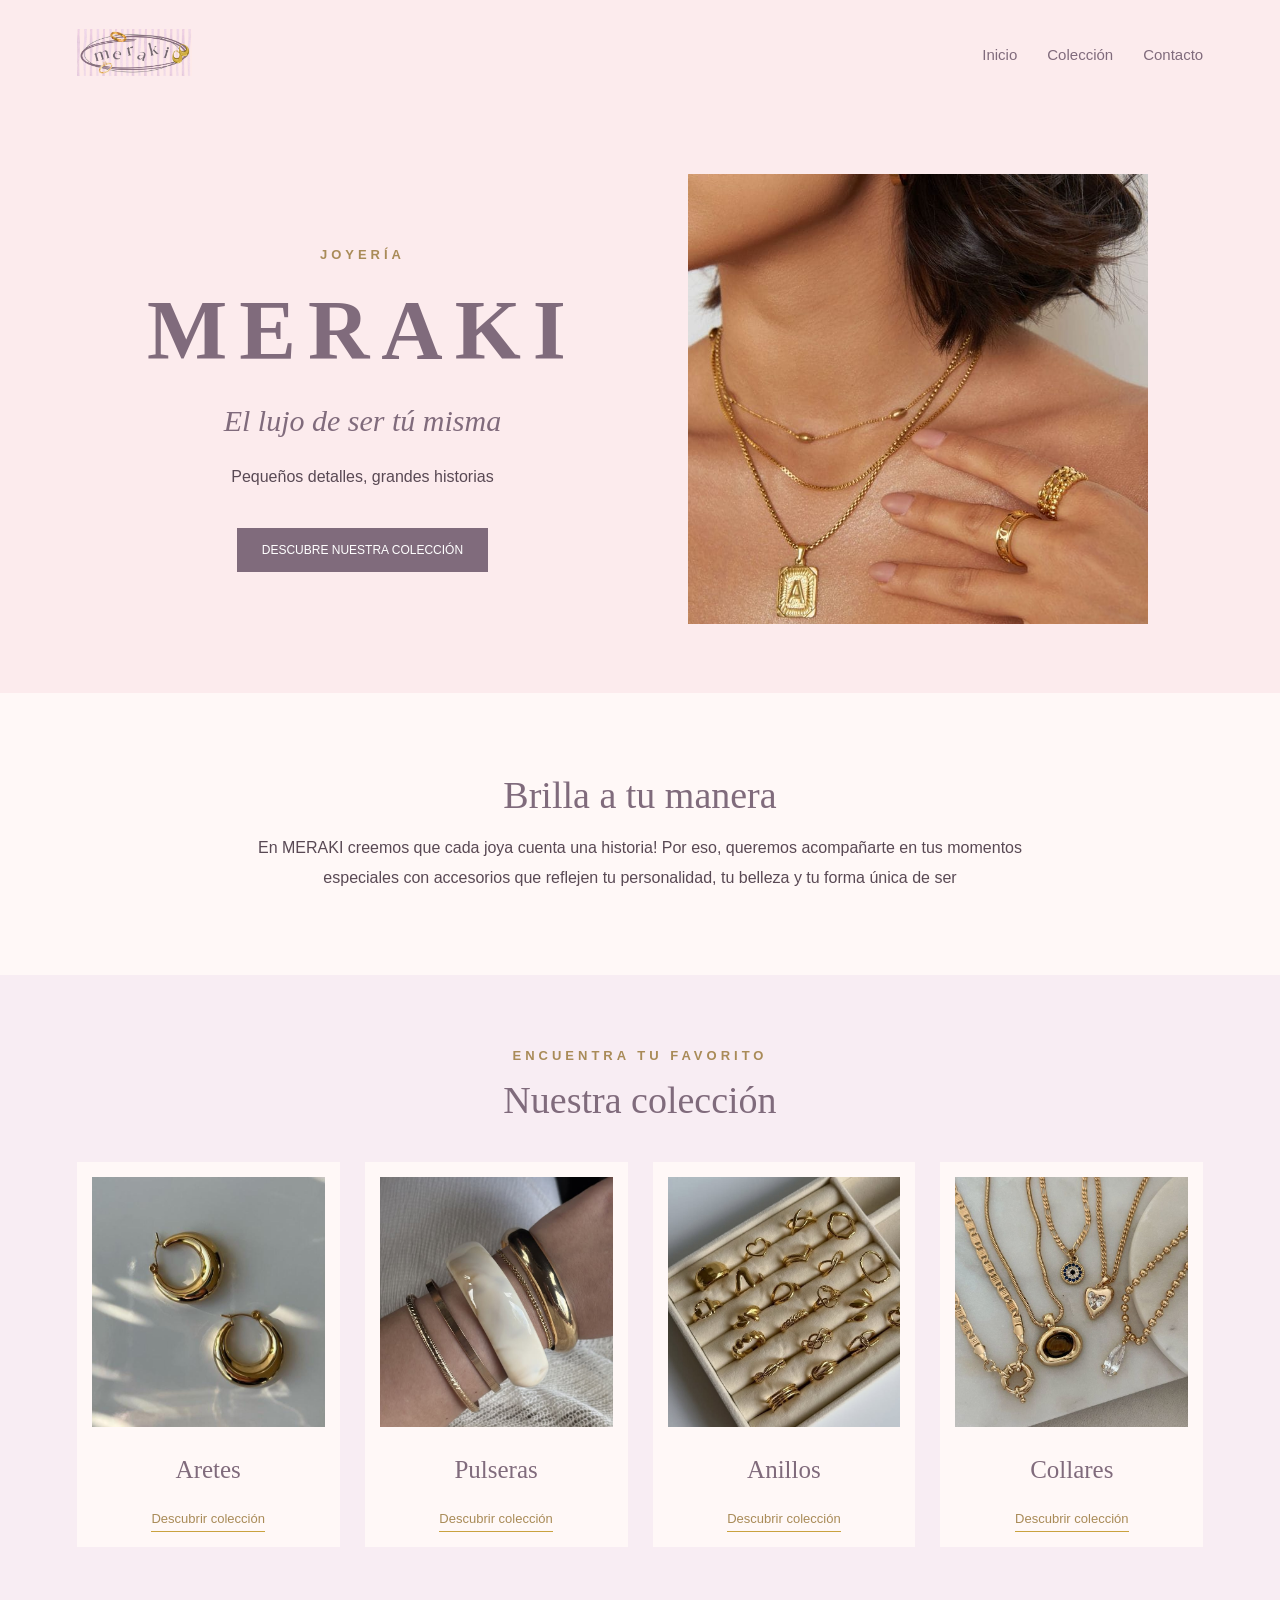
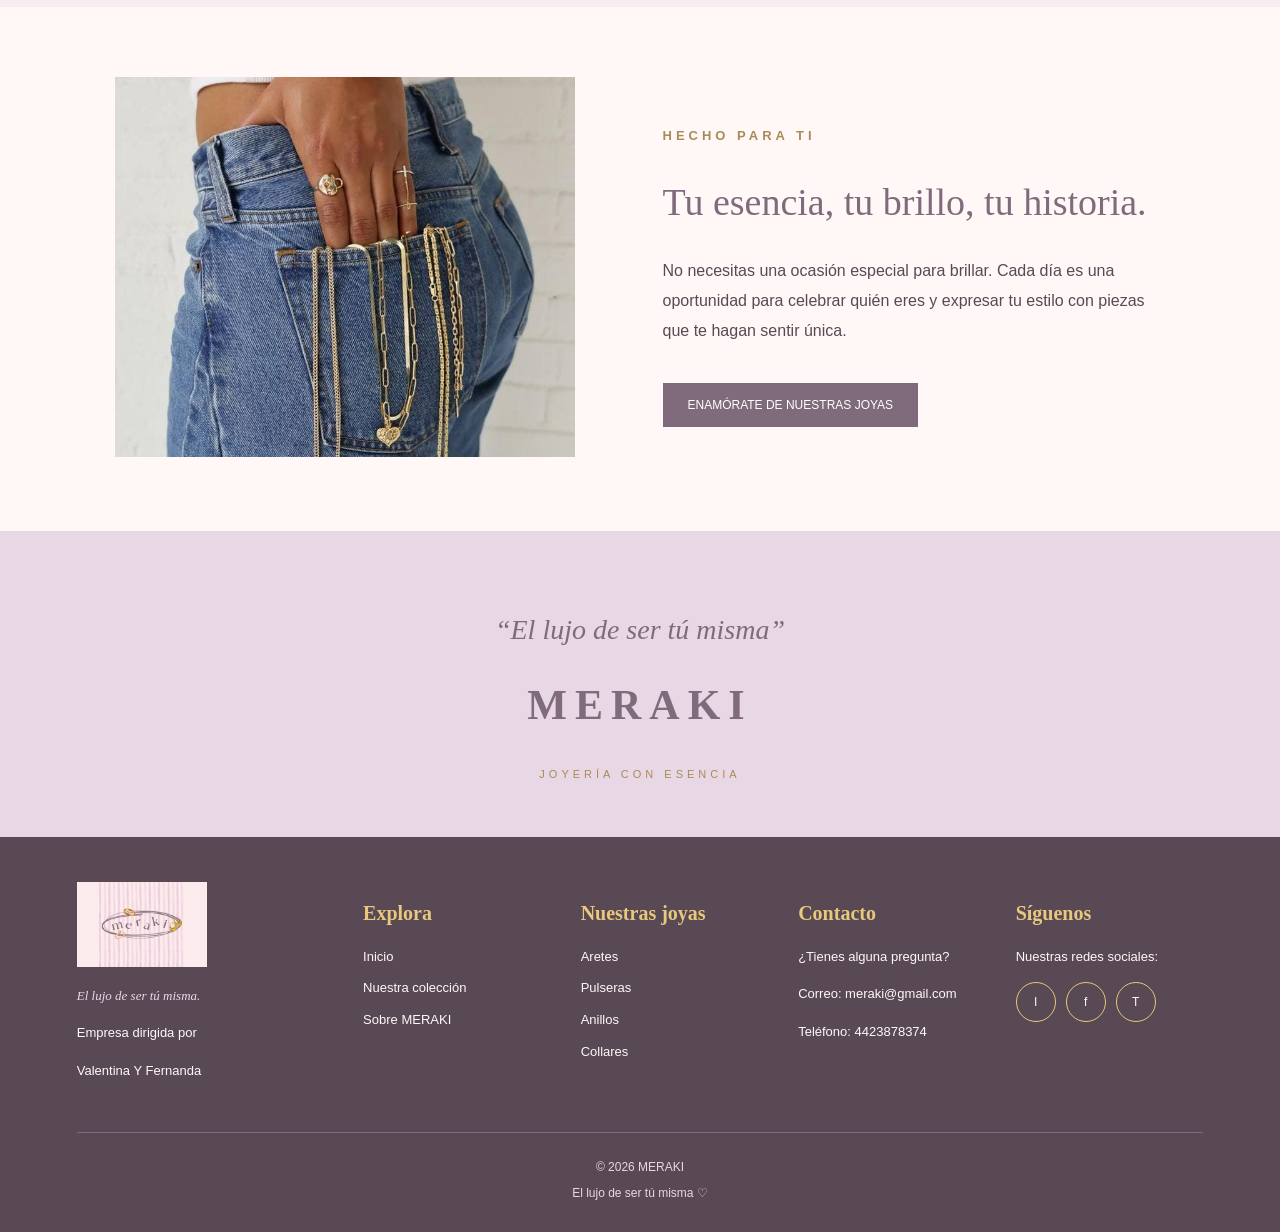
<file: meraki/index.html>
<!DOCTYPE html>
<html>
   <head>
      <meta charset="UTF-8">
      <title>MERAKI ୨ৎ | El lujo de ser tú misma</title>
      <link href="styles.css" rel="stylesheet" type="text/css">
    </head>
<body>

    <header class="menu">
        <div class="logo">
            <a href="#inicio">
              <img src="logo-meraki.jpg" alt="Logo de MERAKI">
            </a>
        </div>
        <nav>
            <ul class="menu-link">
			  <li><a href="#inicio">Inicio</a></li>
              <li><a href="#coleccion">Colección</a></li>
              <li><a href="#contacto">Contacto</a></li>
            </ul>
        </nav>
    </header>

    <section class="portada" id="inicio">
        <div class="portada-texto">
            <p class="subtitulo">JOYERÍA</p>
            <h1>MERAKI</h1>
            <h2>El lujo de ser tú misma</h2>
            <p>Pequeños detalles, grandes historias</p>
            <a href="#coleccion" class="boton">DESCUBRE NUESTRA COLECCIÓN</a>
        </div>
        <div class="portada-imagen">
            <img src="joyeria-portada.jpg" alt="Colección de joyería MERAKI">
        </div>
    </section>

    <section class="bienvenida">
        <p class="subtitulo"></p>
        <h2>Brilla a tu manera</h2>
        <p>
            En MERAKI creemos que cada joya cuenta una historia!
            Por eso, queremos acompañarte en tus momentos especiales
            con accesorios que reflejen tu personalidad, tu belleza
            y tu forma única de ser
        </p>
    </section>


    <section class="coleccion" id="coleccion">
        <div class="encabezado-seccion">
            <p class="subtitulo">ENCUENTRA TU FAVORITO</p>
            <h2>Nuestra colección</h2>
        </div>
	
        <div class="productos">
            <div class="producto">
                <img src="aretes.jpg" alt="Colección de aretes">
                <h3>Aretes</h3>          
                <a href="aretes.html">Descubrir colección</a>
            </div>

            <div class="producto">
                <img src="pulseras.jpg" alt="Colección de pulseras">
                <h3>Pulseras</h3>
                <a href="pulseras.html">Descubrir colección</a>
            </div>

            <div class="producto">
                <img src="anillos.jpg" alt="Colección de anillos">
                <h3>Anillos</h3>
                <a href="anillos.html">Descubrir colección</a>
            </div>

            <div class="producto">
                <img src="collares.jpg" alt="Colección de collares">
                <h3>Collares</h3>
                <a href="collares.html">Descubrir colección</a>
            </div>
        </div>
    </section>


    <section class="destacada">
        <div class="destacada-imagen">
            <img src="joyeria-especial.jpg" alt="Joyas especiales de MERAKI">
        </div>

        <div class="destacada-texto">
            <p class="subtitulo">HECHO PARA TI</p>
            <h2>Tu esencia, tu brillo, tu historia.</h2>
            <p>
                No necesitas una ocasión especial para brillar.
                Cada día es una oportunidad para celebrar quién eres
                y expresar tu estilo con piezas que te hagan sentir única.
            </p>
            <a href="#coleccion" class="boton">ENAMÓRATE DE NUESTRAS JOYAS</a>
        </div>
    </section>

 

    <section class="frase">
        <p>“El lujo de ser tú misma”</p>
        <h2>MERAKI</h2>
        <span>JOYERÍA CON ESENCIA</span>
    </section>

    <footer class="piedepagina" id="contacto">
        <div class="piedepagina-contenedor">

            <div class="piedepagina-columna logo-columna">
                <img src="logo.jpg" alt="Logo MERAKI" class="piedepagina-logo">
                <p class="eslogan">El lujo de ser tú misma.</p>
                <p>Empresa dirigida por</p>
				<p>Valentina Y Fernanda</p>
            </div>

            <div class="piedepagina-columna">
                <h3>Explora</h3>
                <ul>
                    <li><a href="#inicio">Inicio</a></li>
                    <li><a href="#coleccion">Nuestra colección</a></li>
                    <li><a href="#nosotros">Sobre MERAKI</a></li>
                </ul>
            </div>

            <div class="piedepagina-columna">
                <h3>Nuestras joyas</h3>
                <ul>
                    <li><a href="#coleccion">Aretes</a></li>
                    <li><a href="#coleccion">Pulseras</a></li>
                    <li><a href="#coleccion">Anillos</a></li>
                    <li><a href="#coleccion">Collares</a></li>
                </ul>
            </div>

            <div class="piedepagina-columna">
                <h3>Contacto</h3>
                <p>¿Tienes alguna pregunta?</p>
                <p>Correo: meraki@gmail.com</p>
                <p>Teléfono: 4423878374</p>
            </div>

            <div class="piedepagina-columna">
                <h3>Síguenos</h3>
                <p>Nuestras redes sociales:</p>
                <div class="iconos-sociales">
                    <a href="#" class="icono" aria-label="Instagram">I</a>
                    <a href="#" class="icono" aria-label="Facebook">f</a>
                    <a href="#" class="icono" aria-label="TikTok">T</a>
                </div>
            </div>

        </div>

        <div class="derechos">
            <p>© 2026 MERAKI</p>
            <p>El lujo de ser tú misma ♡</p>
        </div>
    </footer>

</body>
</html>
</file>
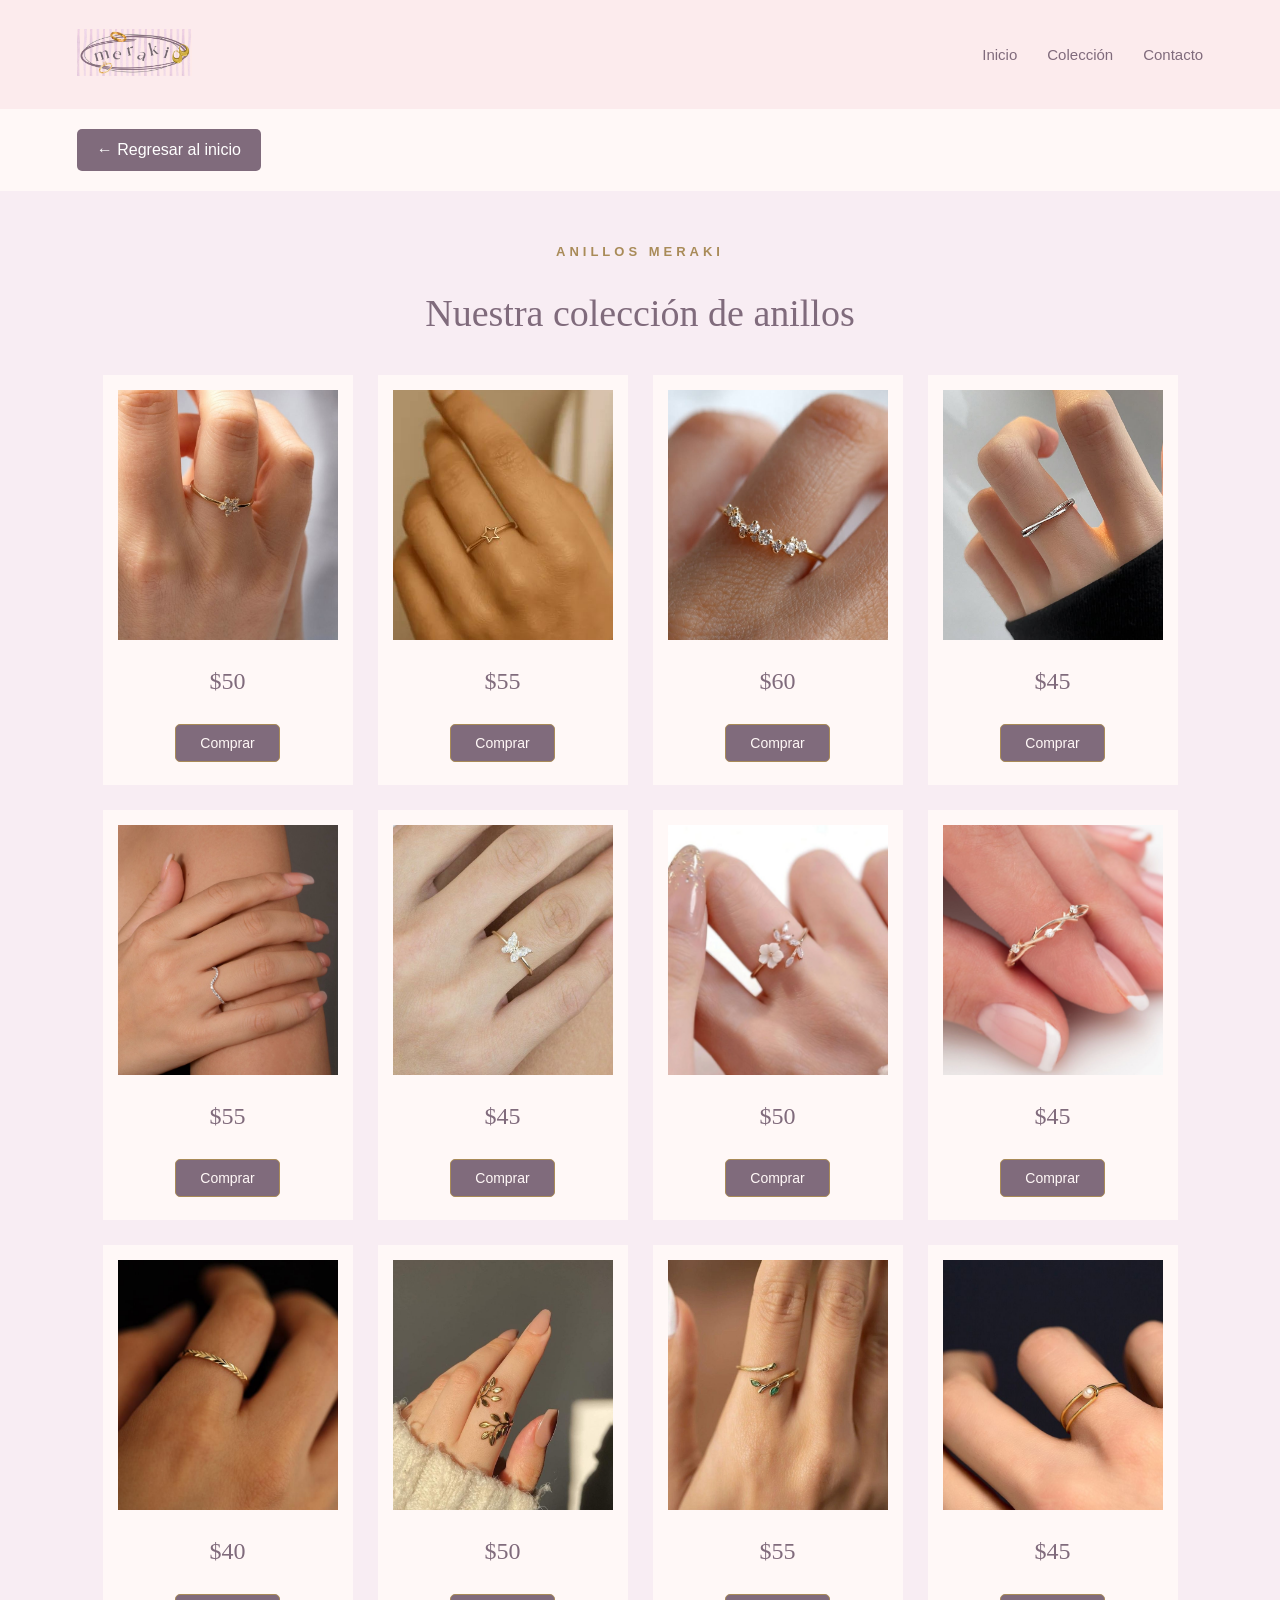
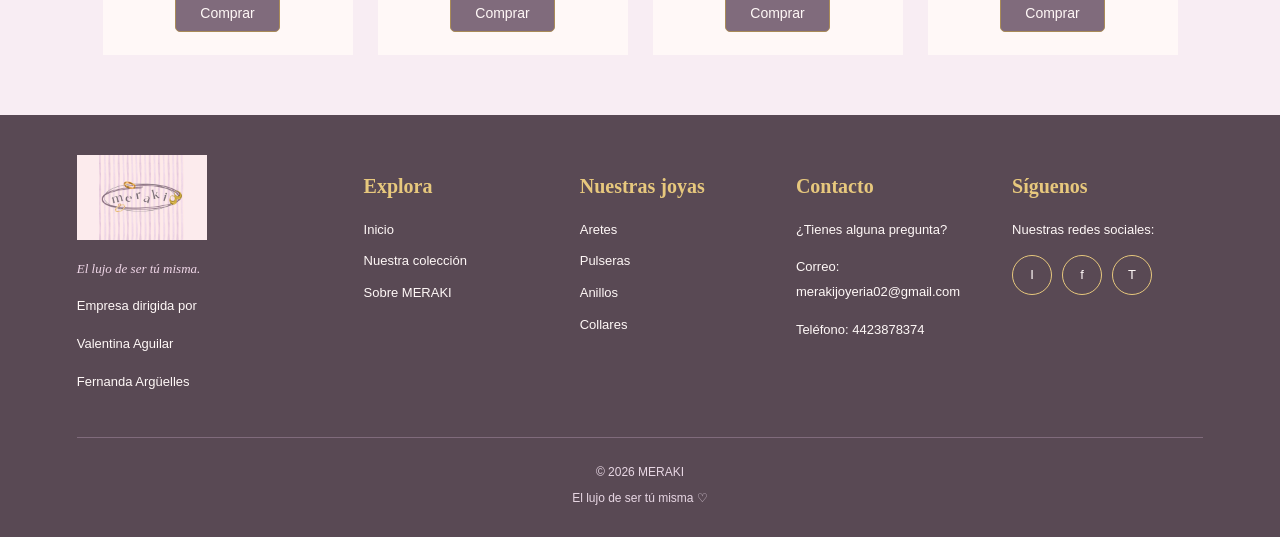
<file: meraki/anillos.html>
<!DOCTYPE html>
<html>
	<head>
		<meta charset="UTF-8">
		<title>MERAKI ୨ৎ | El lujo de ser tú misma</title>
		<link href="anillos.css" rel="stylesheet" type="text/css">
	</head>
	
<body>

    <header class="menu">
	    <div class="logo">
            <a href="#inicio">
              <img src="logo-meraki.jpg" alt="Logo de MERAKI">
            </a>
        </div>

        <nav>
           <ul class="menu-link">
               <li><a href="#inicio">Inicio</a></li>
               <li><a href="#coleccion">Colección</a></li>
               <li><a href="#contacto">Contacto</a></li>
           </ul>
        </nav>
    </header>
	
	
    <div class="regresar">
        <a href="index.html">← Regresar al inicio</a>
    </div>



    <section class="coleccion" id="coleccion">
        <div class="encabezado-seccion">
            <p class="subtitulo">ANILLOS MERAKI</p>
            <h2>Nuestra colección de anillos</h2>
        </div>

        <div class="productos">
		
            <div class="producto">
                <img src="anillos1.jpg" alt="Colección de aretes">
                <h3>$50</h3>
				<a class="boton-compra" href="https://mail.google.com/mail/?view=cm&fs=1&to=merakijoyeria02@gmail.com&su=Pedido%20de%20anillos&body=Hola,%20me%20interesa%20comprar%20Anillo%201.">Comprar</a>				
            </div>

            <div class="producto">
                <img src="anillos2.jpg" alt="Colección de pulseras">
                <h3>$55</h3>
				<a class="boton-compra" href="https://mail.google.com/mail/?view=cm&fs=1&to=merakijoyeria02@gmail.com&su=Pedido%20de%20anillos&body=Hola,%20me%20interesa%20comprar%20Anillo%202.">Comprar</a>
            </div>

            <div class="producto">
                <img src="anillos3.jpg" alt="Colección de anillos">
                <h3>$60</h3>
				<a class="boton-compra" href="https://mail.google.com/mail/?view=cm&fs=1&to=merakijoyeria02@gmail.com&su=Pedido%20de%20anillos&body=Hola,%20me%20interesa%20comprar%20Anillo%203.">Comprar</a>
            </div>

            <div class="producto">
               <img src="anillos4.jpg" alt="Colección de collares">
               <h3>$45</h3>
			   <a class="boton-compra" href="https://mail.google.com/mail/?view=cm&fs=1&to=merakijoyeria02@gmail.com&su=Pedido%20de%20anillos&body=Hola,%20me%20interesa%20comprar%20Anillo%204.">Comprar</a>
            </div>
			
			<div class="producto">
               <img src="anillos5.jpg" alt="Colección de collares">
               <h3>$55</h3>
			   <a class="boton-compra" href="https://mail.google.com/mail/?view=cm&fs=1&to=merakijoyeria02@gmail.com&su=Pedido%20de%20anillos&body=Hola,%20me%20interesa%20comprar%20Anillo%205.">Comprar</a>
            </div>
			
			<div class="producto">
               <img src="anillos6.jpg" alt="Colección de collares">
               <h3>$45</h3>
			   <a class="boton-compra" href="https://mail.google.com/mail/?view=cm&fs=1&to=merakijoyeria02@gmail.com&su=Pedido%20de%20anillos&body=Hola,%20me%20interesa%20comprar%20Anillo%206.">Comprar</a>
            </div>
			
			<div class="producto">
               <img src="anillos7.jpg" alt="Colección de collares">
               <h3>$50</h3>
			   <a class="boton-compra" href="https://mail.google.com/mail/?view=cm&fs=1&to=merakijoyeria02@gmail.com&su=Pedido%20de%20anillos&body=Hola,%20me%20interesa%20comprar%20Anillo%207.">Comprar</a>
            </div>
			
			<div class="producto">
               <img src="anillos8.jpg" alt="Colección de collares">
               <h3>$45</h3>
			   <a class="boton-compra" href="https://mail.google.com/mail/?view=cm&fs=1&to=merakijoyeria02@gmail.com&su=Pedido%20de%20anillos&body=Hola,%20me%20interesa%20comprar%20Anillo%208.">Comprar</a>
            </div>
			
			<div class="producto">
               <img src="anillos9.jpg" alt="Colección de collares">
               <h3>$40</h3>
			   <a class="boton-compra" href="https://mail.google.com/mail/?view=cm&fs=1&to=merakijoyeria02@gmail.com&su=Pedido%20de%20anillos&body=Hola,%20me%20interesa%20comprar%20Anillo%209.">Comprar</a>
            </div>
			
			<div class="producto">
               <img src="anillos10.jpg" alt="Colección de collares">
               <h3>$50</h3>
			   <a class="boton-compra" href="https://mail.google.com/mail/?view=cm&fs=1&to=merakijoyeria02@gmail.com&su=Pedido%20de%20anillos&body=Hola,%20me%20interesa%20comprar%20Anillo%2010.">Comprar</a>
            </div>
			
			<div class="producto">
               <img src="anillos11.jpg" alt="Colección de collares">
               <h3>$55</h3>
			   <a class="boton-compra" href="https://mail.google.com/mail/?view=cm&fs=1&to=merakijoyeria02@gmail.com&su=Pedido%20de%20anillos&body=Hola,%20me%20interesa%20comprar%20Anillo%2011.">Comprar</a>
            </div>
			
			<div class="producto">
               <img src="anillos12.jpg" alt="Colección de collares">
               <h3>$45</h3>
			   <a class="boton-compra" href="https://mail.google.com/mail/?view=cm&fs=1&to=merakijoyeria02@gmail.com&su=Pedido%20de%20anillos&body=Hola,%20me%20interesa%20comprar%20Anillo%2012.">Comprar</a>
            </div>
			

        </div>
    </section>



    <footer class="piedepagina" id="contacto">
        <div class="piedepagina-contenedor">
		
            <div class="piedepagina-columna logo-columna">
                <img src="logo.jpg" alt="Logo MERAKI" class="piedepagina-logo">
                    <p class="eslogan">El lujo de ser tú misma.</p>
                    <p>Empresa dirigida por</p>
				    <p>Valentina Aguilar</p>
				    <p>Fernanda Argüelles</p>
            </div>

            <div class="piedepagina-columna">
              <h3>Explora</h3>
                <ul>
                  <li><a href="#inicio">Inicio</a></li>
                  <li><a href="#coleccion">Nuestra colección</a></li>
                  <li><a href="#nosotros">Sobre MERAKI</a></li>
                </ul>
            </div>

            <div class="piedepagina-columna">
                <h3>Nuestras joyas</h3>
                <ul>
                  <li><a href="#coleccion">Aretes</a></li>
                  <li><a href="#coleccion">Pulseras</a></li>
                  <li><a href="#coleccion">Anillos</a></li>
                  <li><a href="#coleccion">Collares</a></li>
                </ul>
            </div>

            <div class="piedepagina-columna">
              <h3>Contacto</h3>
              <p>¿Tienes alguna pregunta?</p>
              <p>Correo: merakijoyeria02@gmail.com</p>
              <p>Teléfono: 4423878374</p>
            </div>

            <div class="piedepagina-columna">
               <h3>Síguenos</h3>
               <p>Nuestras redes sociales:</p>
			   
                <div class="iconos-sociales">
                  <a href="#" class="icono" arial-label="Instagram">I</a>
                  <a href="#" class="icono" arial-label="Facebook">f</a>
                  <a href="#" class="icono" arial-label="TikTok">T</a>
                </div>
            </div>
        </div>

        <div class="derechos">
          <p>© 2026 MERAKI</p>
          <p>El lujo de ser tú misma ♡</p>
        </div>
    </footer>

</body>
</html>
</file>
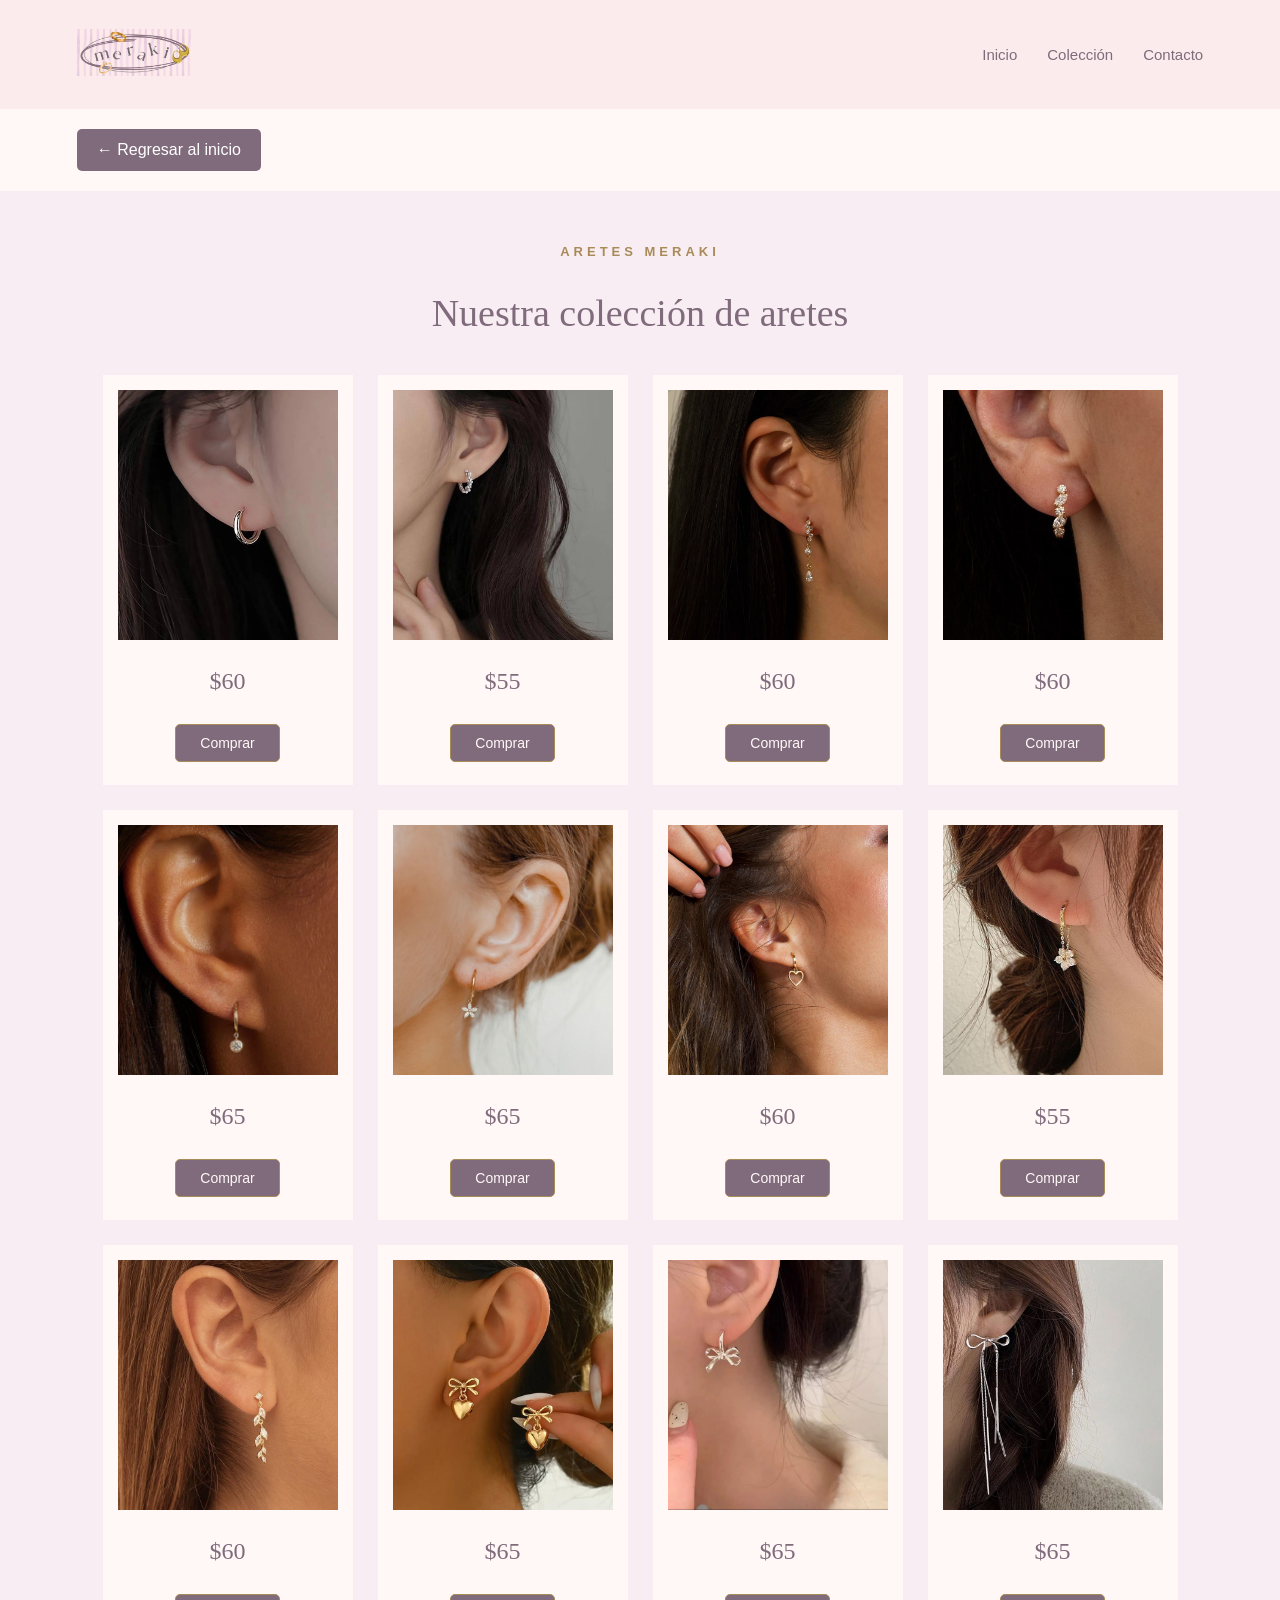
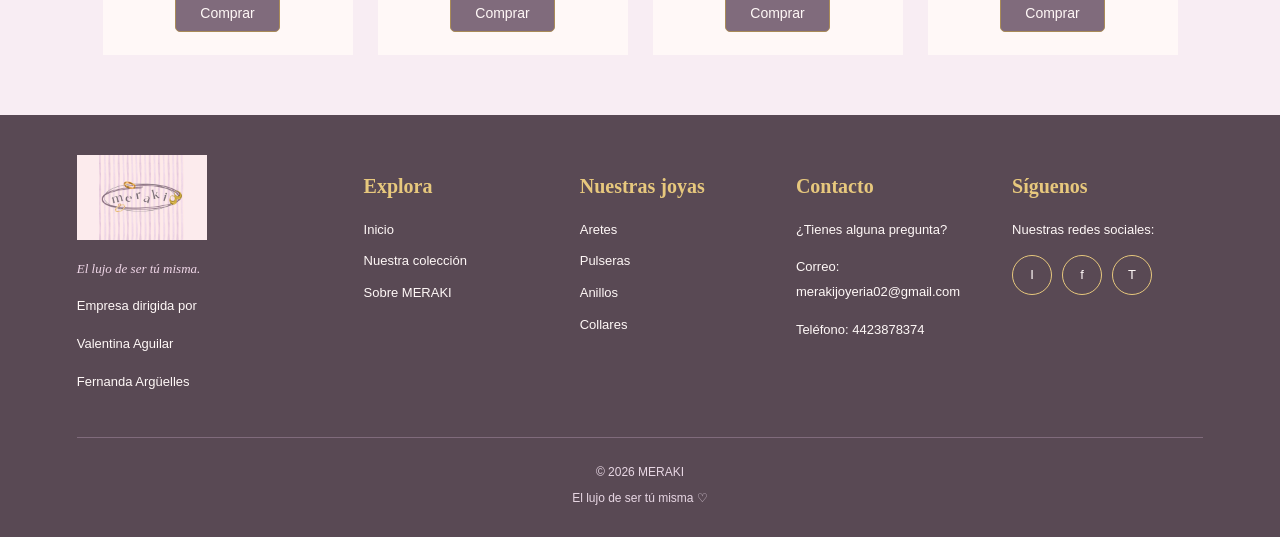
<file: meraki/aretes.html>
<!DOCTYPE html>
<html>
	<head>
		<meta charset="UTF-8">
		<title>MERAKI ୨ৎ | El lujo de ser tú misma</title>
		<link href="aretes.css" rel="stylesheet" type="text/css">
	</head>
	
<body>

    <header class="menu">
	    <div class="logo">
            <a href="#inicio">
              <img src="logo-meraki.jpg" alt="Logo de MERAKI">
            </a>
        </div>

        <nav>
           <ul class="menu-link">
               <li><a href="#inicio">Inicio</a></li>
               <li><a href="#coleccion">Colección</a></li>
               <li><a href="#contacto">Contacto</a></li>
           </ul>
        </nav>
    </header>
	
	
    <div class="regresar">
        <a href="index.html">← Regresar al inicio</a>
    </div>



    <section class="coleccion" id="coleccion">
        <div class="encabezado-seccion">
            <p class="subtitulo">ARETES MERAKI</p>
            <h2>Nuestra colección de aretes</h2>
        </div>

        <div class="productos">
		
            <div class="producto">
                <img src="aretes1.jpg" alt="Colección de aretes">
                <h3>$60</h3>
				<a class="boton-compra" href="https://mail.google.com/mail/?view=cm&fs=1&to=merakijoyeria02@gmail.com&su=Pedido%20de%20aretes&body=Hola,%20me%20interesa%20comprar%20Arete%201.">Comprar</a>
            </div>

            <div class="producto">
                <img src="aretes2.jpg" alt="Colección de pulseras">
                <h3>$55</h3>
				<a class="boton-compra" href="https://mail.google.com/mail/?view=cm&fs=1&to=merakijoyeria02@gmail.com&su=Pedido%20de%20aretes&body=Hola,%20me%20interesa%20comprar%20Arete%202.">Comprar</a>
            </div>

			<div class="producto">
                <img src="aretes3.jpg" alt="Colección de anillos">
                <h3>$60</h3>
				<a class="boton-compra" href="https://mail.google.com/mail/?view=cm&fs=1&to=merakijoyeria02@gmail.com&su=Pedido%20de%20aretes&body=Hola,%20me%20interesa%20comprar%20Arete%203.">Comprar</a>
            </div>

            <div class="producto">
               <img src="aretes4.jpg" alt="Colección de collares">
               <h3>$60</h3>
			   <a class="boton-compra" href="https://mail.google.com/mail/?view=cm&fs=1&to=merakijoyeria02@gmail.com&su=Pedido%20de%20aretes&body=Hola,%20me%20interesa%20comprar%20Arete%204.">Comprar</a>
            </div>
			
			<div class="producto">
               <img src="aretes5.jpg" alt="Colección de collares">
               <h3>$65</h3>
			   <a class="boton-compra" href="https://mail.google.com/mail/?view=cm&fs=1&to=merakijoyeria02@gmail.com&su=Pedido%20de%20aretes&body=Hola,%20me%20interesa%20comprar%20Arete%205.">Comprar</a>
            </div>
			
			<div class="producto">
               <img src="aretes6.jpg" alt="Colección de collares">
               <h3>$65</h3>
			   <a class="boton-compra" href="https://mail.google.com/mail/?view=cm&fs=1&to=merakijoyeria02@gmail.com&su=Pedido%20de%20aretes&body=Hola,%20me%20interesa%20comprar%20Arete%206.">Comprar</a>
            </div>
			
			<div class="producto">
               <img src="aretes7.jpg" alt="Colección de collares">
               <h3>$60</h3>
			   <a class="boton-compra" href="https://mail.google.com/mail/?view=cm&fs=1&to=merakijoyeria02@gmail.com&su=Pedido%20de%20aretes&body=Hola,%20me%20interesa%20comprar%20Arete%207.">Comprar</a>
            </div>
			
			<div class="producto">
               <img src="aretes8.jpg" alt="Colección de collares">
               <h3>$55</h3>
			   <a class="boton-compra" href="https://mail.google.com/mail/?view=cm&fs=1&to=merakijoyeria02@gmail.com&su=Pedido%20de%20aretes&body=Hola,%20me%20interesa%20comprar%20Arete%208.">Comprar</a>
            </div>
			
			<div class="producto">
               <img src="aretes9.jpg" alt="Colección de collares">
               <h3>$60</h3>
			   <a class="boton-compra" href="https://mail.google.com/mail/?view=cm&fs=1&to=merakijoyeria02@gmail.com&su=Pedido%20de%20aretes&body=Hola,%20me%20interesa%20comprar%20Arete%209.">Comprar</a>
            </div>
			
			<div class="producto">
               <img src="aretes10.jpg" alt="Colección de collares">
               <h3>$65</h3>
			   <a class="boton-compra" href="https://mail.google.com/mail/?view=cm&fs=1&to=merakijoyeria02@gmail.com&su=Pedido%20de%20aretes&body=Hola,%20me%20interesa%20comprar%20Arete%2010.">Comprar</a>
            </div>
			
			<div class="producto">
               <img src="aretes11.jpg" alt="Colección de collares">
               <h3>$65</h3>
			   <a class="boton-compra" href="https://mail.google.com/mail/?view=cm&fs=1&to=merakijoyeria02@gmail.com&su=Pedido%20de%20aretes&body=Hola,%20me%20interesa%20comprar%20Arete%2011.">Comprar</a>
            </div>
			
			<div class="producto">
               <img src="aretes12.jpg" alt="Colección de collares">
               <h3>$65</h3>
			   <a class="boton-compra" href="https://mail.google.com/mail/?view=cm&fs=1&to=merakijoyeria02@gmail.com&su=Pedido%20de%20aretes&body=Hola,%20me%20interesa%20comprar%20Arete%2012.">Comprar</a>
            </div>
			

        </div>
    </section>



    <footer class="piedepagina" id="contacto">
        <div class="piedepagina-contenedor">
		
            <div class="piedepagina-columna logo-columna">
                <img src="logo.jpg" alt="Logo MERAKI" class="piedepagina-logo">
                    <p class="eslogan">El lujo de ser tú misma.</p>
                    <p>Empresa dirigida por</p>
				    <p>Valentina Aguilar</p>
				    <p>Fernanda Argüelles</p>
            </div>

            <div class="piedepagina-columna">
              <h3>Explora</h3>
                <ul>
                  <li><a href="#inicio">Inicio</a></li>
                  <li><a href="#coleccion">Nuestra colección</a></li>
                  <li><a href="#nosotros">Sobre MERAKI</a></li>
                </ul>
            </div>

            <div class="piedepagina-columna">
                <h3>Nuestras joyas</h3>
                <ul>
                  <li><a href="#coleccion">Aretes</a></li>
                  <li><a href="#coleccion">Pulseras</a></li>
                  <li><a href="#coleccion">Anillos</a></li>
                  <li><a href="#coleccion">Collares</a></li>
                </ul>
            </div>

            <div class="piedepagina-columna">
              <h3>Contacto</h3>
              <p>¿Tienes alguna pregunta?</p>
              <p>Correo: merakijoyeria02@gmail.com</p>
              <p>Teléfono: 4423878374</p>
            </div>

            <div class="piedepagina-columna">
               <h3>Síguenos</h3>
               <p>Nuestras redes sociales:</p>
			   
                <div class="iconos-sociales">
                  <a href="#" class="icono" arial-label="Instagram">I</a>
                  <a href="#" class="icono" arial-label="Facebook">f</a>
                  <a href="#" class="icono" arial-label="TikTok">T</a>
                </div>
            </div>
        </div>

        <div class="derechos">
          <p>© 2026 MERAKI</p>
          <p>El lujo de ser tú misma ♡</p>
        </div>
    </footer>

</body>
</html>
</file>
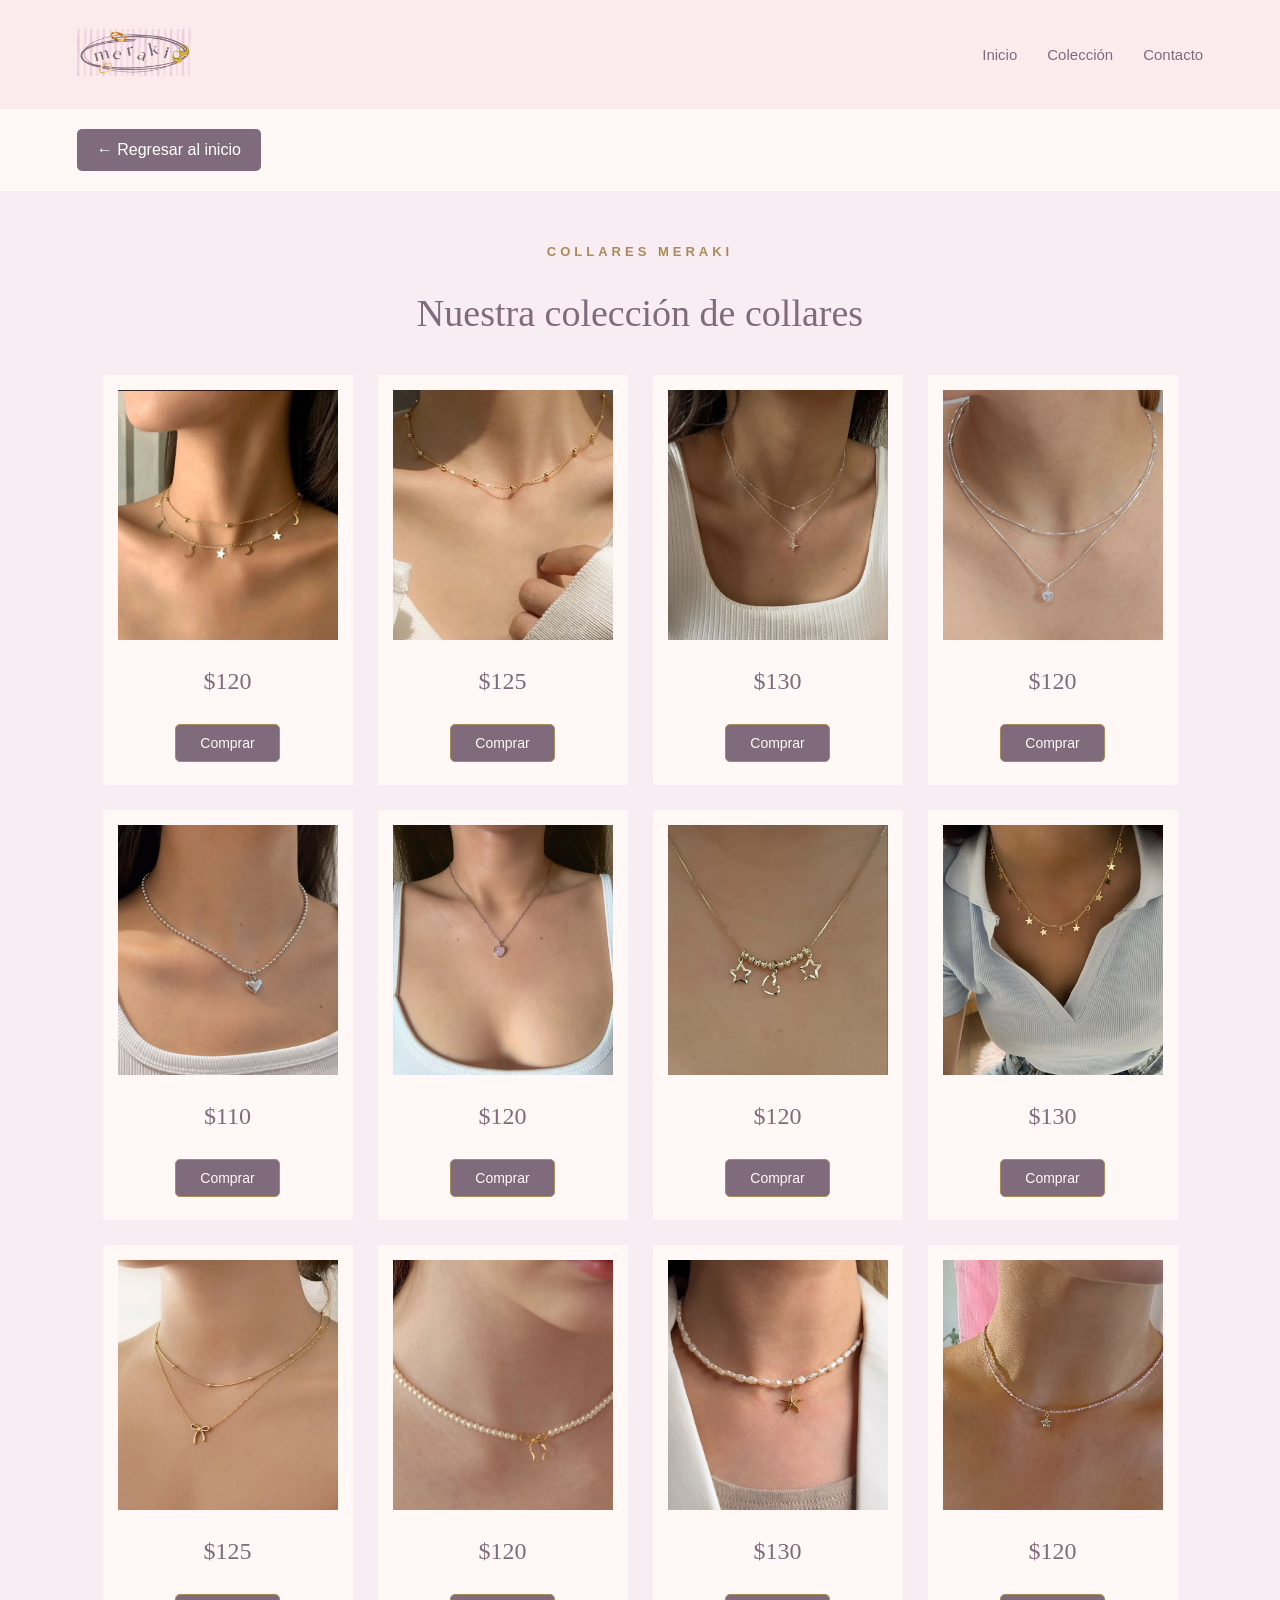
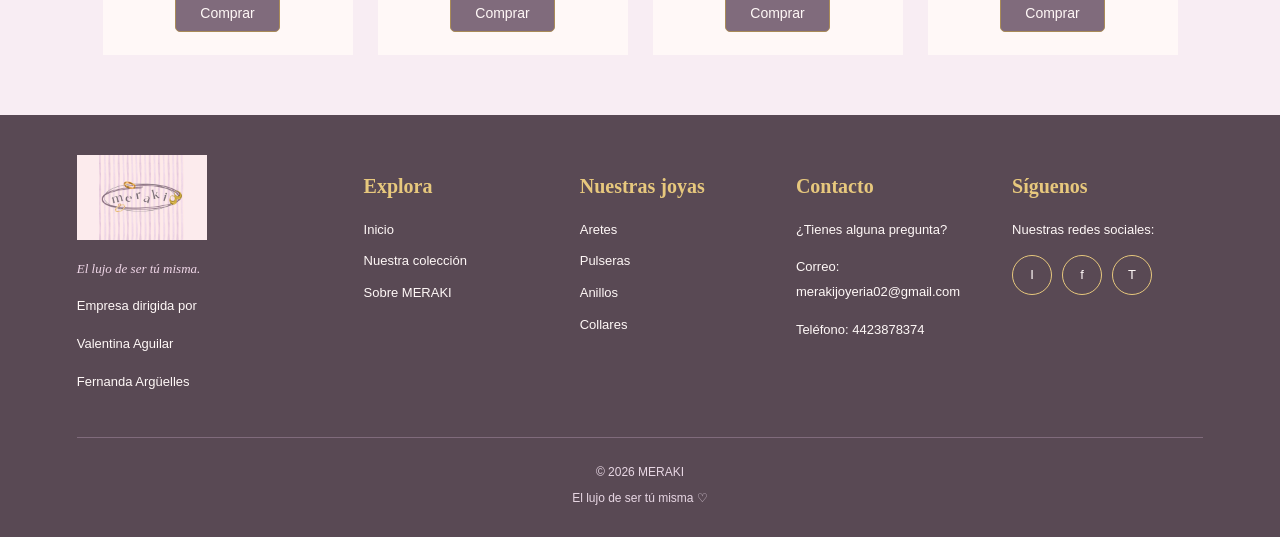
<file: meraki/collares.html>
<!DOCTYPE html>
<html>
	<head>
		<meta charset="UTF-8">
		<title>MERAKI ୨ৎ | El lujo de ser tú misma</title>
		<link href="collares.css" rel="stylesheet" type="text/css">
	</head>
	
<body>

    <header class="menu">
	    <div class="logo">
            <a href="#inicio">
              <img src="logo-meraki.jpg" alt="Logo de MERAKI">
            </a>
        </div>

        <nav>
           <ul class="menu-link">
               <li><a href="#inicio">Inicio</a></li>
               <li><a href="#coleccion">Colección</a></li>
               <li><a href="#contacto">Contacto</a></li>
           </ul>
        </nav>
    </header>
	
	
    <div class="regresar">
        <a href="index.html">← Regresar al inicio</a>
    </div>



    <section class="coleccion" id="coleccion">
        <div class="encabezado-seccion">
            <p class="subtitulo">COLLARES MERAKI</p>
            <h2>Nuestra colección de collares</h2>
        </div>

        <div class="productos">
		
            <div class="producto">
                <img src="collares1.jpg" alt="Colección de aretes">
                <h3>$120</h3>
				<a class="boton-compra" href="https://mail.google.com/mail/?view=cm&fs=1&to=merakijoyeria02@gmail.com&su=Pedido%20de%20collares&body=Hola,%20me%20interesa%20comprar%20Collar%201.">Comprar</a>
            </div>

            <div class="producto">
                <img src="collares2.jpg" alt="Colección de pulseras">
                <h3>$125</h3>
				<a class="boton-compra" href="https://mail.google.com/mail/?view=cm&fs=1&to=merakijoyeria02@gmail.com&su=Pedido%20de%20collares&body=Hola,%20me%20interesa%20comprar%20Collar%202.">Comprar</a>
            </div>

            <div class="producto">
                <img src="collares3.jpg" alt="Colección de anillos">
                <h3>$130</h3>
				<a class="boton-compra" href="https://mail.google.com/mail/?view=cm&fs=1&to=merakijoyeria02@gmail.com&su=Pedido%20de%20collares&body=Hola,%20me%20interesa%20comprar%20Collar%203.">Comprar</a>
            </div>

            <div class="producto">
               <img src="collares4.jpg" alt="Colección de collares">
               <h3>$120</h3>
			   <a class="boton-compra" href="https://mail.google.com/mail/?view=cm&fs=1&to=merakijoyeria02@gmail.com&su=Pedido%20de%20collares&body=Hola,%20me%20interesa%20comprar%20Collar%204.">Comprar</a>
            </div>
			
			<div class="producto">
               <img src="collares5.jpg" alt="Colección de collares">
               <h3>$110</h3>
			   <a class="boton-compra" href="https://mail.google.com/mail/?view=cm&fs=1&to=merakijoyeria02@gmail.com&su=Pedido%20de%20collares&body=Hola,%20me%20interesa%20comprar%20Collar%205.">Comprar</a>
            </div>
			
			<div class="producto">
               <img src="collares6.jpg" alt="Colección de collares">
               <h3>$120</h3>
			   <a class="boton-compra" href="https://mail.google.com/mail/?view=cm&fs=1&to=merakijoyeria02@gmail.com&su=Pedido%20de%20collares&body=Hola,%20me%20interesa%20comprar%20Collar%206.">Comprar</a>
            </div>
			
			<div class="producto">
               <img src="collares7.jpg" alt="Colección de collares">
               <h3>$120</h3>
			   <a class="boton-compra" href="https://mail.google.com/mail/?view=cm&fs=1&to=merakijoyeria02@gmail.com&su=Pedido%20de%20collares&body=Hola,%20me%20interesa%20comprar%20Collar%207.">Comprar</a>
            </div>
			
			<div class="producto">
               <img src="collares8.jpg" alt="Colección de collares">
               <h3>$130</h3>
			   <a class="boton-compra" href="https://mail.google.com/mail/?view=cm&fs=1&to=merakijoyeria02@gmail.com&su=Pedido%20de%20collares&body=Hola,%20me%20interesa%20comprar%20Collar%208.">Comprar</a>
            </div>
			
			<div class="producto">
               <img src="collares9.jpg" alt="Colección de collares">
               <h3>$125</h3>
			   <a class="boton-compra" href="https://mail.google.com/mail/?view=cm&fs=1&to=merakijoyeria02@gmail.com&su=Pedido%20de%20collares&body=Hola,%20me%20interesa%20comprar%20Collar%209.">Comprar</a>
            </div>
			
			<div class="producto">
               <img src="collares10.jpg" alt="Colección de collares">
               <h3>$120</h3>
			   <a class="boton-compra" href="https://mail.google.com/mail/?view=cm&fs=1&to=merakijoyeria02@gmail.com&su=Pedido%20de%20collares&body=Hola,%20me%20interesa%20comprar%20Collar%2010.">Comprar</a>
            </div>
			
			<div class="producto">
               <img src="collares11.jpg" alt="Colección de collares">
               <h3>$130</h3>
			   <a class="boton-compra" href="https://mail.google.com/mail/?view=cm&fs=1&to=merakijoyeria02@gmail.com&su=Pedido%20de%20collares&body=Hola,%20me%20interesa%20comprar%20Collar%2011.">Comprar</a>
            </div>
			
			<div class="producto">
               <img src="collares12.jpg" alt="Colección de collares">
               <h3>$120</h3>
			   <a class="boton-compra" href="https://mail.google.com/mail/?view=cm&fs=1&to=merakijoyeria02@gmail.com&su=Pedido%20de%20collares&body=Hola,%20me%20interesa%20comprar%20Collar%2012.">Comprar</a>
            </div>
			

        </div>
    </section>



    <footer class="piedepagina" id="contacto">
        <div class="piedepagina-contenedor">
		
            <div class="piedepagina-columna logo-columna">
                <img src="logo.jpg" alt="Logo MERAKI" class="piedepagina-logo">
                    <p class="eslogan">El lujo de ser tú misma.</p>
                    <p>Empresa dirigida por</p>
				    <p>Valentina Aguilar</p>
				    <p>Fernanda Argüelles</p>
            </div>

            <div class="piedepagina-columna">
              <h3>Explora</h3>
                <ul>
                  <li><a href="#inicio">Inicio</a></li>
                  <li><a href="#coleccion">Nuestra colección</a></li>
                  <li><a href="#nosotros">Sobre MERAKI</a></li>
                </ul>
            </div>

            <div class="piedepagina-columna">
                <h3>Nuestras joyas</h3>
                <ul>
                  <li><a href="#coleccion">Aretes</a></li>
                  <li><a href="#coleccion">Pulseras</a></li>
                  <li><a href="#coleccion">Anillos</a></li>
                  <li><a href="#coleccion">Collares</a></li>
                </ul>
            </div>

            <div class="piedepagina-columna">
              <h3>Contacto</h3>
              <p>¿Tienes alguna pregunta?</p>
              <p>Correo: merakijoyeria02@gmail.com</p>
              <p>Teléfono: 4423878374</p>
            </div>

            <div class="piedepagina-columna">
               <h3>Síguenos</h3>
               <p>Nuestras redes sociales:</p>
			   
                <div class="iconos-sociales">
                  <a href="#" class="icono" arial-label="Instagram">I</a>
                  <a href="#" class="icono" arial-label="Facebook">f</a>
                  <a href="#" class="icono" arial-label="TikTok">T</a>
                </div>
            </div>
        </div>

        <div class="derechos">
          <p>© 2026 MERAKI</p>
          <p>El lujo de ser tú misma ♡</p>
        </div>
    </footer>

</body>
</html>
</file>
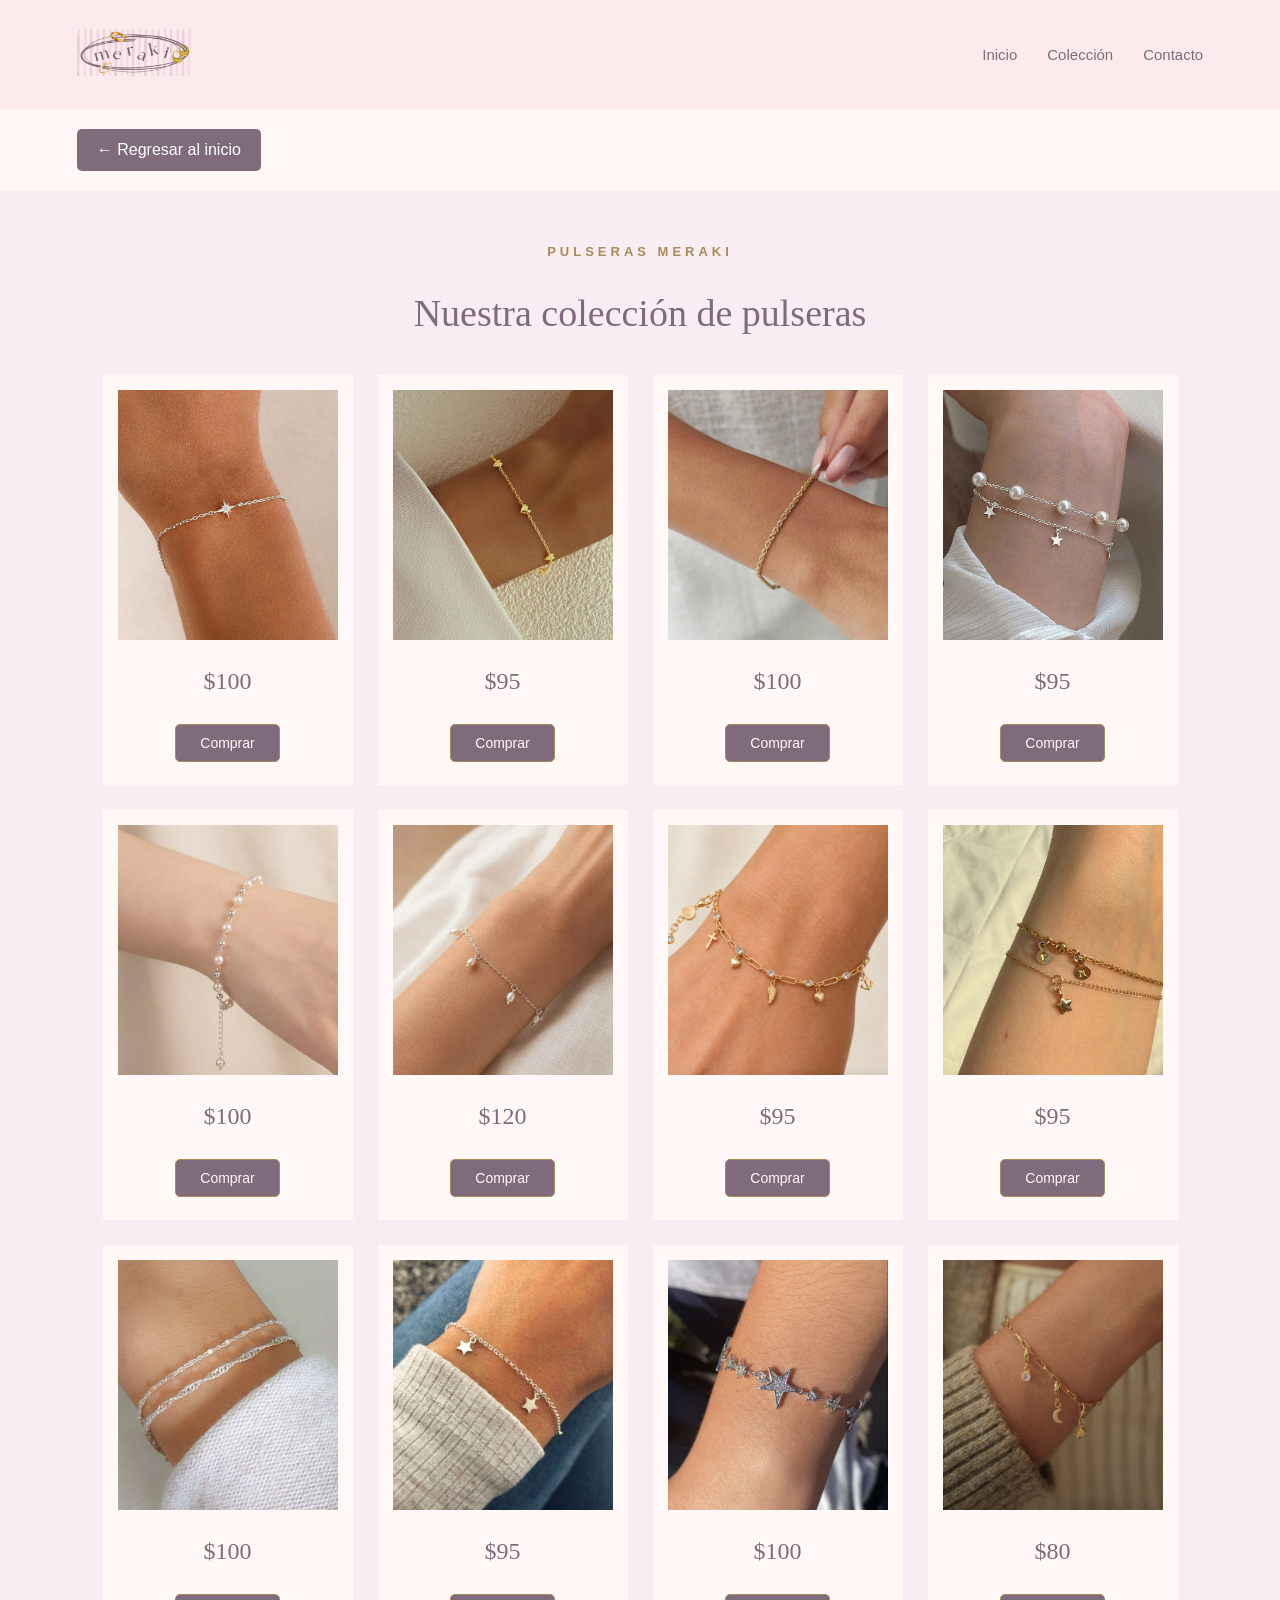
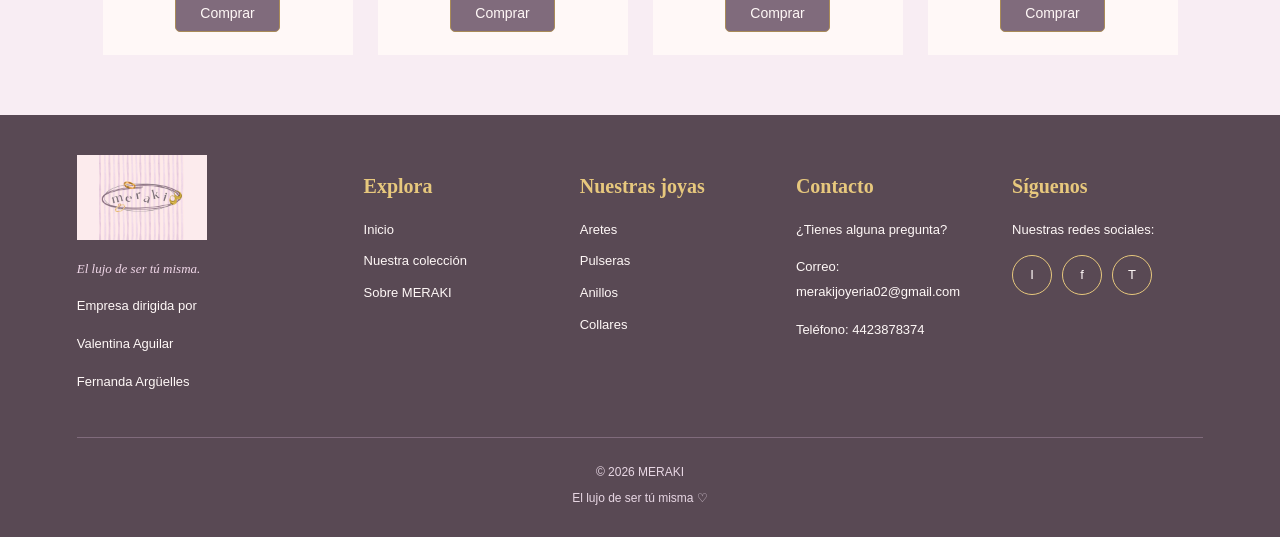
<file: meraki/pulseras.html>
<!DOCTYPE html>
<html>
	<head>
		<meta charset="UTF-8">
		<title>MERAKI ୨ৎ | El lujo de ser tú misma</title>
		<link href="pulseras.css" rel="stylesheet" type="text/css">
	</head>
	
<body>

    <header class="menu">
	    <div class="logo">
            <a href="#inicio">
              <img src="logo-meraki.jpg" alt="Logo de MERAKI">
            </a>
        </div>

        <nav>
           <ul class="menu-link">
               <li><a href="#inicio">Inicio</a></li>
               <li><a href="#coleccion">Colección</a></li>
               <li><a href="#contacto">Contacto</a></li>
           </ul>
        </nav>
    </header>
	
	
    <div class="regresar">
        <a href="index.html">← Regresar al inicio</a>
    </div>



    <section class="coleccion" id="coleccion">
        <div class="encabezado-seccion">
            <p class="subtitulo">PULSERAS MERAKI</p>
            <h2>Nuestra colección de pulseras</h2>
        </div>

        <div class="productos">
		
            <div class="producto">
                <img src="pulseras1.jpg" alt="Colección de aretes">
                <h3>$100</h3> 
				<a class="boton-compra" href="https://mail.google.com/mail/?view=cm&fs=1&to=merakijoyeria02@gmail.com&su=Pedido%20de%20pulseras&body=Hola,%20me%20interesa%20comprar%20Pulsera%201.">Comprar</a>
            </div>

            <div class="producto">
                <img src="pulseras2.jpg" alt="Colección de pulseras">
                <h3>$95</h3>
				<a class="boton-compra" href="https://mail.google.com/mail/?view=cm&fs=1&to=merakijoyeria02@gmail.com&su=Pedido%20de%20pulseras&body=Hola,%20me%20interesa%20comprar%20Pulsera%202.">Comprar</a>
            </div>

            <div class="producto">
                <img src="pulseras3.jpg" alt="Colección de anillos">
                <h3>$100</h3>
				<a class="boton-compra" href="https://mail.google.com/mail/?view=cm&fs=1&to=merakijoyeria02@gmail.com&su=Pedido%20de%20pulseras&body=Hola,%20me%20interesa%20comprar%20Pulsera%203.">Comprar</a>
            </div>

            <div class="producto">
               <img src="pulseras4.jpg" alt="Colección de collares">
               <h3>$95</h3>
			   <a class="boton-compra" href="https://mail.google.com/mail/?view=cm&fs=1&to=merakijoyeria02@gmail.com&su=Pedido%20de%20pulseras&body=Hola,%20me%20interesa%20comprar%20Pulsera%204.">Comprar</a>
            </div>
			
			<div class="producto">
               <img src="pulseras5.jpg" alt="Colección de collares">
               <h3>$100</h3>
			   <a class="boton-compra" href="https://mail.google.com/mail/?view=cm&fs=1&to=merakijoyeria02@gmail.com&su=Pedido%20de%20pulseras&body=Hola,%20me%20interesa%20comprar%20Pulsera%205.">Comprar</a>
            </div>
			
			<div class="producto">
               <img src="pulseras6.jpg" alt="Colección de collares">
               <h3>$120</h3>
			   <a class="boton-compra" href="https://mail.google.com/mail/?view=cm&fs=1&to=merakijoyeria02@gmail.com&su=Pedido%20de%20pulseras&body=Hola,%20me%20interesa%20comprar%20Pulsera%206.">Comprar</a>
            </div>
			
			<div class="producto">
               <img src="pulseras7.jpg" alt="Colección de collares">
               <h3>$95</h3>
			   <a class="boton-compra" href="https://mail.google.com/mail/?view=cm&fs=1&to=merakijoyeria02@gmail.com&su=Pedido%20de%20pulseras&body=Hola,%20me%20interesa%20comprar%20Pulsera%207.">Comprar</a>
            </div>
			
			<div class="producto">
               <img src="pulseras8.jpg" alt="Colección de collares">
               <h3>$95</h3>
			   <a class="boton-compra" href="https://mail.google.com/mail/?view=cm&fs=1&to=merakijoyeria02@gmail.com&su=Pedido%20de%20pulseras&body=Hola,%20me%20interesa%20comprar%20Pulsera%208.">Comprar</a>
            </div>
			
			<div class="producto">
               <img src="pulseras9.jpg" alt="Colección de collares">
               <h3>$100</h3>
			   <a class="boton-compra" href="https://mail.google.com/mail/?view=cm&fs=1&to=merakijoyeria02@gmail.com&su=Pedido%20de%20pulseras&body=Hola,%20me%20interesa%20comprar%20Pulsera%209.">Comprar</a>
            </div>
			
			<div class="producto">
               <img src="pulseras10.jpg" alt="Colección de collares">
               <h3>$95</h3>
			   <a class="boton-compra" href="https://mail.google.com/mail/?view=cm&fs=1&to=merakijoyeria02@gmail.com&su=Pedido%20de%20pulseras&body=Hola,%20me%20interesa%20comprar%20Pulsera%2010.">Comprar</a>
            </div>
			
			<div class="producto">
               <img src="pulseras11.jpg" alt="Colección de collares">
               <h3>$100</h3>
			   <a class="boton-compra" href="https://mail.google.com/mail/?view=cm&fs=1&to=merakijoyeria02@gmail.com&su=Pedido%20de%20pulseras&body=Hola,%20me%20interesa%20comprar%20Pulsera%2011.">Comprar</a>
            </div>
			
			<div class="producto">
               <img src="pulseras12.jpg" alt="Colección de collares">
               <h3>$80</h3>
			   <a class="boton-compra" href="https://mail.google.com/mail/?view=cm&fs=1&to=merakijoyeria02@gmail.com&su=Pedido%20de%20pulseras&body=Hola,%20me%20interesa%20comprar%20Pulsera%2012.">Comprar</a>
            </div>
			

        </div>
    </section>



    <footer class="piedepagina" id="contacto">
        <div class="piedepagina-contenedor">
		
            <div class="piedepagina-columna logo-columna">
                <img src="logo.jpg" alt="Logo MERAKI" class="piedepagina-logo">
                    <p class="eslogan">El lujo de ser tú misma.</p>
                    <p>Empresa dirigida por</p>
				    <p>Valentina Aguilar</p>
				    <p>Fernanda Argüelles</p>
            </div>

            <div class="piedepagina-columna">
              <h3>Explora</h3>
                <ul>
                  <li><a href="#inicio">Inicio</a></li>
                  <li><a href="#coleccion">Nuestra colección</a></li>
                  <li><a href="#nosotros">Sobre MERAKI</a></li>
                </ul>
            </div>

            <div class="piedepagina-columna">
                <h3>Nuestras joyas</h3>
                <ul>
                  <li><a href="#coleccion">Aretes</a></li>
                  <li><a href="#coleccion">Pulseras</a></li>
                  <li><a href="#coleccion">Anillos</a></li>
                  <li><a href="#coleccion">Collares</a></li>
                </ul>
            </div>

            <div class="piedepagina-columna">
              <h3>Contacto</h3>
              <p>¿Tienes alguna pregunta?</p>
              <p>Correo: merakijoyeria02@gmail.com</p>
              <p>Teléfono: 4423878374</p>
            </div>

            <div class="piedepagina-columna">
               <h3>Síguenos</h3>
               <p>Nuestras redes sociales:</p>
			   
                <div class="iconos-sociales">
                  <a href="#" class="icono" arial-label="Instagram">I</a>
                  <a href="#" class="icono" arial-label="Facebook">f</a>
                  <a href="#" class="icono" arial-label="TikTok">T</a>
                </div>
            </div>
        </div>

        <div class="derechos">
          <p>© 2026 MERAKI</p>
          <p>El lujo de ser tú misma ♡</p>
        </div>
    </footer>

</body>
</html>
</file>
<file: meraki/styles.css>
body {
    margin: 0;
    background-color: #FFF8F7;
    font-family: Arial, sans-serif;
    color: #594954;
}

.menu {
    display: flex;
    justify-content: space-between;
    align-items: center;
    padding: 10px 6%;
    background-color: #FCEBED;
}

.logo img {
    width: 115px;
    height: 85px;
    object-fit: contain;
}

.menu-link {
    display: flex;
    gap: 30px;
    list-style: none;
    margin: 0;
    padding: 0;
}

.menu-link a {
    color: #806B7C;
    text-decoration: none;
    font-size: 15px;
}

.portada {
    display: flex;
    align-items: center;
    justify-content: space-around;
    gap: 35px;
    padding: 65px 8%;
    background-color: #FCEBED;
}

.portada-texto {
    flex: 1;
    text-align: center;
}

.subtitulo {
    color: #A98B58;
    font-size: 13px;
    letter-spacing: 4px;
    font-weight: bold;
}

.portada h1 {
    font-family: Georgia, serif;
    font-size: 85px;
    letter-spacing: 12px;
    color: #806B7C;
    margin: 15px 0;
}

.portada h2 {
    font-family: Georgia, serif;
    font-size: 30px;
    font-style: italic;
    font-weight: normal;
    color: #806B7C;
}

.portada-texto p {
    line-height: 1.8;
}

.boton {
    display: inline-block;
    padding: 15px 25px;
    margin-top: 20px;
    background-color: #806B7C;
    color: white;
    text-decoration: none;
    font-size: 12px;
}

.portada-imagen {
    flex: 1;
    text-align: center;
}

.portada-imagen img {
    width: 100%;
    max-width: 460px;
    height: 450px;
    object-fit: cover;
}

.bienvenida {
    padding: 65px 20%;
    text-align: center;
}

.bienvenida h2,
.encabezado-seccion h2 {
    font-family: Georgia, serif;
    font-size: 38px;
    font-weight: normal;
    color: #806B7C;
    margin: 15px 0;
}

.bienvenida p:last-child {
    line-height: 1.9;
    font-size: 16px;
}

.coleccion {
    padding: 60px 6%;
    background-color: #F8EDF3;
}

.encabezado-seccion {
    text-align: center;
    margin-bottom: 40px;
}

.productos {
    display: flex;
    justify-content: center;
    gap: 25px;
    flex-wrap: wrap;
}

.producto {
    flex: 1 1 210px;
    max-width: 270px;
    text-align: center;
    background-color: #FFF8F7;
    padding: 15px;
}

.producto img {
    width: 100%;
    height: 250px;
    object-fit: cover;
}

.producto h3 {
    font-family: Georgia, serif;
    font-size: 25px;
    font-weight: normal;
    color: #806B7C;
}

.producto a {
    display: inline-block;
    color: #A98B58;
    text-decoration: none;
    font-size: 13px;
    border-bottom: 1px solid #C9A23F;
    padding-bottom: 5px;
}

.destacada {
    display: flex;
    align-items: center;
    justify-content: space-around;
    gap: 45px;
    padding: 70px 9%;
}

.destacada-imagen,
.destacada-texto {
    flex: 1;
}

.destacada-imagen img {
    width: 100%;
    max-width: 460px;
    height: 380px;
    object-fit: cover;
}

.destacada-texto h2 {
    font-family: Georgia, serif;
    font-size: 38px;
    font-weight: normal;
    color: #806B7C;
}

.destacada-texto p {
    line-height: 1.9;
}

.frase {
    padding: 55px 20px;
    text-align: center;
    background-color: #E8D7E4;
}

.frase p {
    font-family: Georgia, serif;
    font-style: italic;
    font-size: 28px;
    color: #806B7C;
}

.frase h2 {
    font-family: Georgia, serif;
    font-size: 42px;
    letter-spacing: 8px;
    color: #806B7C;
}

.frase span {
    font-size: 11px;
    letter-spacing: 4px;
    color: #A98B58;
}

.piedepagina {
    background-color: #594954;
    color: #FFF8F7;
    padding: 45px 6% 20px;
}

.piedepagina-contenedor {
    display: flex;
    flex-wrap: wrap;
    justify-content: space-between;
    gap: 30px;
}

.piedepagina-columna {
    flex: 1 1 150px;
}

.logo-columna {
    flex: 1.5 1 200px;
}

.piedepagina-logo {
    width: 130px;
    height: 85px;
    object-fit: contain;
    background-color: #FCEBED;
}

.eslogan {
    font-family: Georgia, serif;
    font-style: italic;
    color: #F0D7E8;
}

.piedepagina-columna h3 {
    color: #E7C87D;
    font-family: Georgia, serif;
    font-size: 20px;
}

.piedepagina-columna p,
.piedepagina-columna a {
    font-size: 13px;
    line-height: 1.9;
}

.piedepagina-columna ul {
    list-style: none;
    margin: 0;
    padding: 0;
}

.piedepagina-columna ul li {
    margin-bottom: 7px;
}

.piedepagina-columna a {
    color: #FFF8F7;
    text-decoration: none;
}

.iconos-sociales {
    display: flex;
    gap: 10px;
}

.iconos-sociales .icono {
    display: flex;
    align-items: center;
    justify-content: center;
    width: 38px;
    height: 38px;
    border: 1px solid #E7C87D;
    border-radius: 50%;
    color: #FFF8F7;
    font-size: 12px;
}

.derechos {
    text-align: center;
    border-top: 1px solid #806B7C;
    margin-top: 35px;
    padding-top: 15px;
    font-size: 12px;
    color: #E8D7E4;
}

@media (max-width: 800px) {
    .menu {
        flex-direction: column;
        gap: 10px;
    }

    .menu-link {
        flex-wrap: wrap;
        justify-content: center;
        gap: 15px;
    }

    .portada,
    .destacada {
        flex-direction: column;
        padding: 45px 7%;
    }

    .portada h1 {
        font-size: 60px;
    }

    .portada-imagen img {
        height: 350px;
    }

    .bienvenida {
        padding: 45px 8%;
    }

    .bienvenida h2,
    .encabezado-seccion h2 {
        font-size: 31px;
    }

    .destacada-texto h2 {
        font-size: 31px;
    }

    .valores-contenedor {
        flex-direction: column;
    }

    .piedepagina-contenedor {
        flex-direction: column;
    }
}
</file>
<file: meraki/anillos.css>
body {
    margin: 0;
    background-color: #FFF8F7;
    font-family: Arial, sans-serif;
    color: #594954;
}

.menu {
    display: flex;
    justify-content: space-between;
    align-items: center;
    padding: 10px 6%;
    background-color: #FCEBED;
}

.logo img {
    width: 115px;
    height: 85px;
    object-fit: contain;
}

.menu-link {
    display: flex;
    gap: 30px;
    list-style: none;
    margin: 0;
    padding: 0;
}

.menu-link a {
    color: #806B7C;
    text-decoration: none;
    font-size: 15px;
}

.regresar {
    padding: 20px 6%;
}

.regresar a {
    display: inline-block;
    padding: 12px 20px;
    background-color: #806B7C;
    color: white;
    text-decoration: none;
    border-radius: 5px;
}

.regresar a:hover {
    background-color: #C9A23F;
}

.coleccion {
    padding: 40px 6% 60px;
    background-color: #F8EDF3;
}

.encabezado-seccion {
    text-align: center;
    margin-bottom: 40px;
}

.subtitulo {
    color: #A98B58;
    font-size: 13px;
    letter-spacing: 4px;
    font-weight: bold;
}

.encabezado-seccion h2 {
    font-family: Georgia, serif;
    font-size: 38px;
    font-weight: normal;
    color: #806B7C;
}

.productos {
    display: flex;
    justify-content: center;
    gap: 25px;
    flex-wrap: wrap;
}

.producto {
    width: 250px;
    padding: 15px;
    box-sizing: border-box;
    text-align: center;
    background-color: #FFF8F7;
}

.producto img {
    width: 100%;
    height: 250px;
    object-fit: cover;
}

.producto h3 {
    font-family: Georgia, serif;
    font-size: 24px;
    font-weight: normal;
    color: #806B7C;
}

.boton-compra {
    display: inline-block;
    margin: 5px 0 8px;
    padding: 10px 24px;
    background-color: #806B7C;
    color: #FFF8F7;
    text-decoration: none;
    font-size: 14px;
    border: 1px solid #A98B58;
    border-radius: 5px;
    transition: background-color 0.2s ease, color 0.2s ease;
}

.boton-compra:hover {
    background-color: #C9A23F;
    color: white;
}
.boton-compra:focus-visible {
    outline: 2px solid #594954;
    outline-offset: 3px;
}

.piedepagina {
    background-color: #594954;
    color: #FFF8F7;
    padding: 40px 6% 20px;
}

.piedepagina-contenedor {
    display: flex;
    flex-wrap: wrap;
    justify-content: space-between;
    gap: 25px;
}

.piedepagina-columna {
    flex: 1 1 150px;
}

.logo-columna {
    flex: 1.5 1 200px;
}

.piedepagina-logo {
    width: 130px;
    height: 85px;
    object-fit: contain;
    background-color: #FCEBED;
}

.eslogan {
    font-family: Georgia, serif;
    font-style: italic;
    color: #F0D7E8;
}

.piedepagina-columna h3 {
    color: #E7C87D;
    font-family: Georgia, serif;
    font-size: 20px;
}

.piedepagina-columna p,
.piedepagina-columna a {
    font-size: 13px;
    line-height: 1.9;
}

.piedepagina-columna ul {
    list-style: none;
    margin: 0;
    padding: 0;
}

.piedepagina-columna ul li {
    margin-bottom: 7px;
}

.piedepagina-columna a {
    color: #FFF8F7;
    text-decoration: none;
}

.iconos-sociales {
    display: flex;
    gap: 10px;
}

.iconos-sociales .icono {
    display: flex;
    align-items: center;
    justify-content: center;
    width: 38px;
    height: 38px;
    border: 1px solid #E7C87D;
    border-radius: 50%;
    color: #FFF8F7;
}

.derechos {
    text-align: center;
    border-top: 1px solid #806B7C;
    margin-top: 30px;
    padding-top: 15px;
    font-size: 12px;
    color: #E8D7E4;
}

@media (max-width: 800px) {
    .menu {
        flex-direction: column;
        gap: 10px;
    }

    .menu-link {
        flex-wrap: wrap;
        justify-content: center;
        gap: 15px;
        padding-bottom: 10px;
    }

    .productos {
        gap: 15px;
    }

    .producto {
        width: 220px;
    }

    .encabezado-seccion h2 {
        font-size: 30px;
    }

    .piedepagina-contenedor {
        flex-direction: column;
    }
}
</file>
<file: meraki/aretes.css>
body {
    margin: 0;
    background-color: #FFF8F7;
    font-family: Arial, sans-serif;
    color: #594954;
}

.menu {
    display: flex;
    justify-content: space-between;
    align-items: center;
    padding: 10px 6%;
    background-color: #FCEBED;
}

.logo img {
    width: 115px;
    height: 85px;
    object-fit: contain;
}

.menu-link {
    display: flex;
    gap: 30px;
    list-style: none;
    margin: 0;
    padding: 0;
}

.menu-link a {
    color: #806B7C;
    text-decoration: none;
    font-size: 15px;
}

.regresar {
    padding: 20px 6%;
}

.regresar a {
    display: inline-block;
    padding: 12px 20px;
    background-color: #806B7C;
    color: white;
    text-decoration: none;
    border-radius: 5px;
}

.regresar a:hover {
    background-color: #C9A23F;
}

.coleccion {
    padding: 40px 6% 60px;
    background-color: #F8EDF3;
}

.encabezado-seccion {
    text-align: center;
    margin-bottom: 40px;
}

.subtitulo {
    color: #A98B58;
    font-size: 13px;
    letter-spacing: 4px;
    font-weight: bold;
}

.encabezado-seccion h2 {
    font-family: Georgia, serif;
    font-size: 38px;
    font-weight: normal;
    color: #806B7C;
}

.productos {
    display: flex;
    justify-content: center;
    gap: 25px;
    flex-wrap: wrap;
}

.producto {
    width: 250px;
    padding: 15px;
    box-sizing: border-box;
    text-align: center;
    background-color: #FFF8F7;
}

.producto img {
    width: 100%;
    height: 250px;
    object-fit: cover;
}

.producto h3 {
    font-family: Georgia, serif;
    font-size: 24px;
    font-weight: normal;
    color: #806B7C;
}


.boton-compra {
    display: inline-block;
    margin: 5px 0 8px;
    padding: 10px 24px;
    background-color: #806B7C;
    color: #FFF8F7;
    text-decoration: none;
    font-size: 14px;
    border: 1px solid #A98B58;
    border-radius: 5px;
    transition: background-color 0.2s ease, color 0.2s ease;
}

.boton-compra:hover {
    background-color: #C9A23F;
    color: white;
}
.boton-compra:focus-visible {
    outline: 2px solid #594954;
    outline-offset: 3px;
}

.piedepagina {
    background-color: #594954;
    color: #FFF8F7;
    padding: 40px 6% 20px;
}

.piedepagina-contenedor {
    display: flex;
    flex-wrap: wrap;
    justify-content: space-between;
    gap: 25px;
}

.piedepagina-columna {
    flex: 1 1 150px;
}

.logo-columna {
    flex: 1.5 1 200px;
}

.piedepagina-logo {
    width: 130px;
    height: 85px;
    object-fit: contain;
    background-color: #FCEBED;
}

.eslogan {
    font-family: Georgia, serif;
    font-style: italic;
    color: #F0D7E8;
}

.piedepagina-columna h3 {
    color: #E7C87D;
    font-family: Georgia, serif;
    font-size: 20px;
}

.piedepagina-columna p,
.piedepagina-columna a {
    font-size: 13px;
    line-height: 1.9;
}

.piedepagina-columna ul {
    list-style: none;
    margin: 0;
    padding: 0;
}

.piedepagina-columna ul li {
    margin-bottom: 7px;
}

.piedepagina-columna a {
    color: #FFF8F7;
    text-decoration: none;
}

.iconos-sociales {
    display: flex;
    gap: 10px;
}

.iconos-sociales .icono {
    display: flex;
    align-items: center;
    justify-content: center;
    width: 38px;
    height: 38px;
    border: 1px solid #E7C87D;
    border-radius: 50%;
    color: #FFF8F7;
}

.derechos {
    text-align: center;
    border-top: 1px solid #806B7C;
    margin-top: 30px;
    padding-top: 15px;
    font-size: 12px;
    color: #E8D7E4;
}

@media (max-width: 800px) {
    .menu {
        flex-direction: column;
        gap: 10px;
    }

    .menu-link {
        flex-wrap: wrap;
        justify-content: center;
        gap: 15px;
        padding-bottom: 10px;
    }

    .productos {
        gap: 15px;
    }

    .producto {
        width: 220px;
    }

    .encabezado-seccion h2 {
        font-size: 30px;
    }

    .piedepagina-contenedor {
        flex-direction: column;
    }
}
</file>
<file: meraki/collares.css>
body {
    margin: 0;
    background-color: #FFF8F7;
    font-family: Arial, sans-serif;
    color: #594954;
}

.menu {
    display: flex;
    justify-content: space-between;
    align-items: center;
    padding: 10px 6%;
    background-color: #FCEBED;
}

.logo img {
    width: 115px;
    height: 85px;
    object-fit: contain;
}

.menu-link {
    display: flex;
    gap: 30px;
    list-style: none;
    margin: 0;
    padding: 0;
}

.menu-link a {
    color: #806B7C;
    text-decoration: none;
    font-size: 15px;
}

.regresar {
    padding: 20px 6%;
}

.regresar a {
    display: inline-block;
    padding: 12px 20px;
    background-color: #806B7C;
    color: white;
    text-decoration: none;
    border-radius: 5px;
}

.regresar a:hover {
    background-color: #C9A23F;
}

.coleccion {
    padding: 40px 6% 60px;
    background-color: #F8EDF3;
}

.encabezado-seccion {
    text-align: center;
    margin-bottom: 40px;
}

.subtitulo {
    color: #A98B58;
    font-size: 13px;
    letter-spacing: 4px;
    font-weight: bold;
}

.encabezado-seccion h2 {
    font-family: Georgia, serif;
    font-size: 38px;
    font-weight: normal;
    color: #806B7C;
}

.productos {
    display: flex;
    justify-content: center;
    gap: 25px;
    flex-wrap: wrap;
}

.producto {
    width: 250px;
    padding: 15px;
    box-sizing: border-box;
    text-align: center;
    background-color: #FFF8F7;
}

.producto img {
    width: 100%;
    height: 250px;
    object-fit: cover;
}

.producto h3 {
    font-family: Georgia, serif;
    font-size: 24px;
    font-weight: normal;
    color: #806B7C;
}

.boton-compra {
    display: inline-block;
    margin: 5px 0 8px;
    padding: 10px 24px;
    background-color: #806B7C;
    color: #FFF8F7;
    text-decoration: none;
    font-size: 14px;
    border: 1px solid #A98B58;
    border-radius: 5px;
    transition: background-color 0.2s ease, color 0.2s ease;
}

.boton-compra:hover {
    background-color: #C9A23F;
    color: white;
}
.boton-compra:focus-visible {
    outline: 2px solid #594954;
    outline-offset: 3px;
}

.piedepagina {
    background-color: #594954;
    color: #FFF8F7;
    padding: 40px 6% 20px;
}

.piedepagina-contenedor {
    display: flex;
    flex-wrap: wrap;
    justify-content: space-between;
    gap: 25px;
}

.piedepagina-columna {
    flex: 1 1 150px;
}

.logo-columna {
    flex: 1.5 1 200px;
}

.piedepagina-logo {
    width: 130px;
    height: 85px;
    object-fit: contain;
    background-color: #FCEBED;
}

.eslogan {
    font-family: Georgia, serif;
    font-style: italic;
    color: #F0D7E8;
}

.piedepagina-columna h3 {
    color: #E7C87D;
    font-family: Georgia, serif;
    font-size: 20px;
}

.piedepagina-columna p,
.piedepagina-columna a {
    font-size: 13px;
    line-height: 1.9;
}

.piedepagina-columna ul {
    list-style: none;
    margin: 0;
    padding: 0;
}

.piedepagina-columna ul li {
    margin-bottom: 7px;
}

.piedepagina-columna a {
    color: #FFF8F7;
    text-decoration: none;
}

.iconos-sociales {
    display: flex;
    gap: 10px;
}

.iconos-sociales .icono {
    display: flex;
    align-items: center;
    justify-content: center;
    width: 38px;
    height: 38px;
    border: 1px solid #E7C87D;
    border-radius: 50%;
    color: #FFF8F7;
}

.derechos {
    text-align: center;
    border-top: 1px solid #806B7C;
    margin-top: 30px;
    padding-top: 15px;
    font-size: 12px;
    color: #E8D7E4;
}

@media (max-width: 800px) {
    .menu {
        flex-direction: column;
        gap: 10px;
    }

    .menu-link {
        flex-wrap: wrap;
        justify-content: center;
        gap: 15px;
        padding-bottom: 10px;
    }

    .productos {
        gap: 15px;
    }

    .producto {
        width: 220px;
    }

    .encabezado-seccion h2 {
        font-size: 30px;
    }

    .piedepagina-contenedor {
        flex-direction: column;
    }
}
</file>
<file: meraki/pulseras.css>
body {
    margin: 0;
    background-color: #FFF8F7;
    font-family: Arial, sans-serif;
    color: #594954;
}

.menu {
    display: flex;
    justify-content: space-between;
    align-items: center;
    padding: 10px 6%;
    background-color: #FCEBED;
}

.logo img {
    width: 115px;
    height: 85px;
    object-fit: contain;
}

.menu-link {
    display: flex;
    gap: 30px;
    list-style: none;
    margin: 0;
    padding: 0;
}

.menu-link a {
    color: #806B7C;
    text-decoration: none;
    font-size: 15px;
}

.regresar {
    padding: 20px 6%;
}

.regresar a {
    display: inline-block;
    padding: 12px 20px;
    background-color: #806B7C;
    color: white;
    text-decoration: none;
    border-radius: 5px;
}

.regresar a:hover {
    background-color: #C9A23F;
}

.coleccion {
    padding: 40px 6% 60px;
    background-color: #F8EDF3;
}

.encabezado-seccion {
    text-align: center;
    margin-bottom: 40px;
}

.subtitulo {
    color: #A98B58;
    font-size: 13px;
    letter-spacing: 4px;
    font-weight: bold;
}

.encabezado-seccion h2 {
    font-family: Georgia, serif;
    font-size: 38px;
    font-weight: normal;
    color: #806B7C;
}

.productos {
    display: flex;
    justify-content: center;
    gap: 25px;
    flex-wrap: wrap;
}

.producto {
    width: 250px;
    padding: 15px;
    box-sizing: border-box;
    text-align: center;
    background-color: #FFF8F7;
}

.producto img {
    width: 100%;
    height: 250px;
    object-fit: cover;
}

.producto h3 {
    font-family: Georgia, serif;
    font-size: 24px;
    font-weight: normal;
    color: #806B7C;
}

.boton-compra {
    display: inline-block;
    margin: 5px 0 8px;
    padding: 10px 24px;
    background-color: #806B7C;
    color: #FFF8F7;
    text-decoration: none;
    font-size: 14px;
    border: 1px solid #A98B58;
    border-radius: 5px;
    transition: background-color 0.2s ease, color 0.2s ease;
}

.boton-compra:hover {
    background-color: #C9A23F;
    color: white;
}
.boton-compra:focus-visible {
    outline: 2px solid #594954;
    outline-offset: 3px;
}

.piedepagina {
    background-color: #594954;
    color: #FFF8F7;
    padding: 40px 6% 20px;
}

.piedepagina-contenedor {
    display: flex;
    flex-wrap: wrap;
    justify-content: space-between;
    gap: 25px;
}

.piedepagina-columna {
    flex: 1 1 150px;
}

.logo-columna {
    flex: 1.5 1 200px;
}

.piedepagina-logo {
    width: 130px;
    height: 85px;
    object-fit: contain;
    background-color: #FCEBED;
}

.eslogan {
    font-family: Georgia, serif;
    font-style: italic;
    color: #F0D7E8;
}

.piedepagina-columna h3 {
    color: #E7C87D;
    font-family: Georgia, serif;
    font-size: 20px;
}

.piedepagina-columna p,
.piedepagina-columna a {
    font-size: 13px;
    line-height: 1.9;
}

.piedepagina-columna ul {
    list-style: none;
    margin: 0;
    padding: 0;
}

.piedepagina-columna ul li {
    margin-bottom: 7px;
}

.piedepagina-columna a {
    color: #FFF8F7;
    text-decoration: none;
}

.iconos-sociales {
    display: flex;
    gap: 10px;
}

.iconos-sociales .icono {
    display: flex;
    align-items: center;
    justify-content: center;
    width: 38px;
    height: 38px;
    border: 1px solid #E7C87D;
    border-radius: 50%;
    color: #FFF8F7;
}

.derechos {
    text-align: center;
    border-top: 1px solid #806B7C;
    margin-top: 30px;
    padding-top: 15px;
    font-size: 12px;
    color: #E8D7E4;
}

@media (max-width: 800px) {
    .menu {
        flex-direction: column;
        gap: 10px;
    }

    .menu-link {
        flex-wrap: wrap;
        justify-content: center;
        gap: 15px;
        padding-bottom: 10px;
    }

    .productos {
        gap: 15px;
    }

    .producto {
        width: 220px;
    }

    .encabezado-seccion h2 {
        font-size: 30px;
    }

    .piedepagina-contenedor {
        flex-direction: column;
    }
}
</file>
